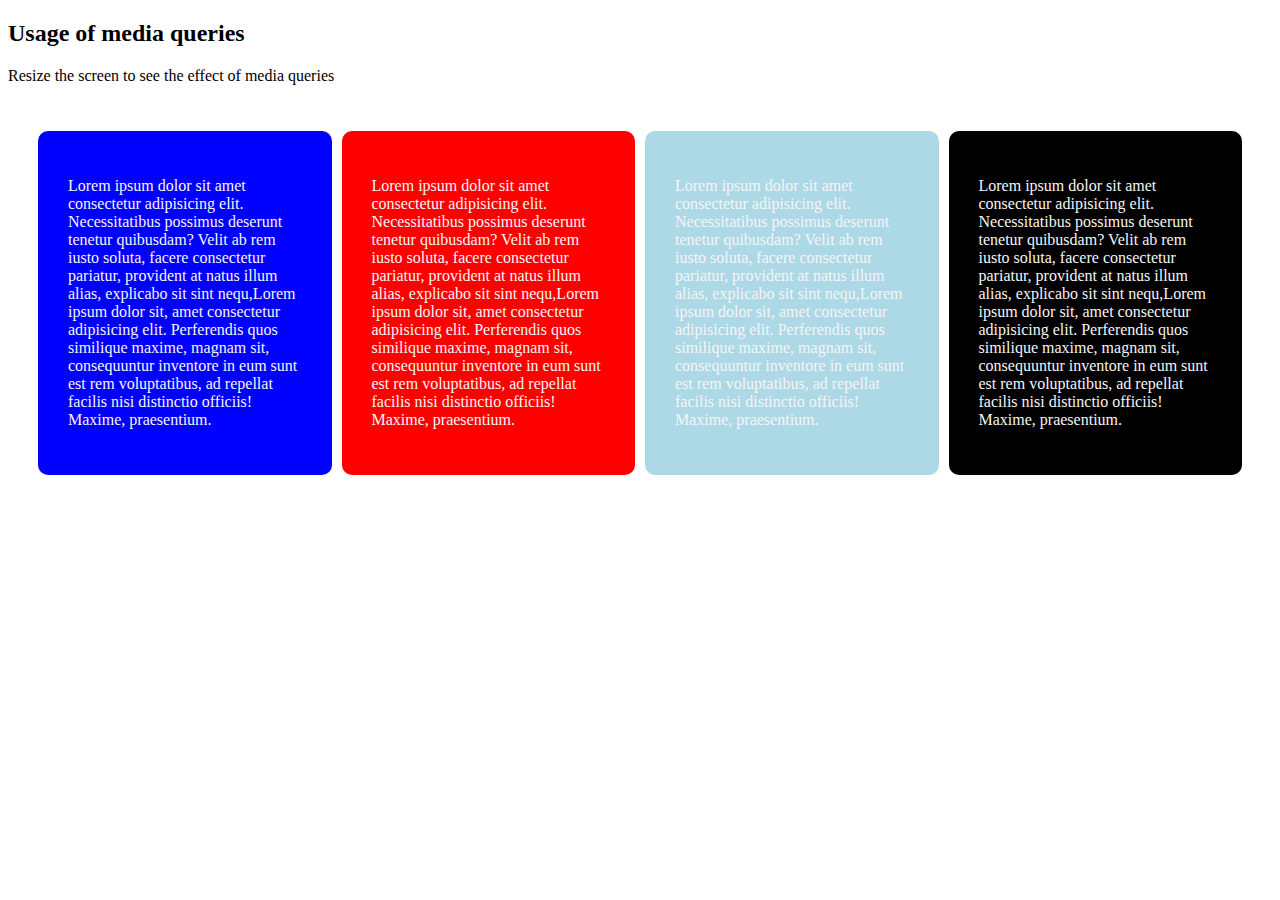
<file: sabi_program/index.html>
<!DOCTYPE html>
<html lang="en">
  <head>
    <meta charset="UTF-8" />
    <meta name="viewport" content="width=device-width, initial-scale=1.0" />
    <title>Sabi-Programmer</title>
    <link rel="stylesheet" href="index.css" />
  </head>
  <body>
    <div>
      <div>
        <h2>Usage of media queries</h2>
        <p>Resize the screen to see the effect of media queries</p>
      </div>
      <!-- card section -->
      <div class="general-card">
        <!-- first -->
        <div class="first-card">
          <p>
            Lorem ipsum dolor sit amet consectetur adipisicing elit.
            Necessitatibus possimus deserunt tenetur quibusdam? Velit ab rem
            iusto soluta, facere consectetur pariatur, provident at natus illum
            alias, explicabo sit sint nequ,Lorem ipsum dolor sit, amet
            consectetur adipisicing elit. Perferendis quos similique maxime,
            magnam sit, consequuntur inventore in eum sunt est rem voluptatibus,
            ad repellat facilis nisi distinctio officiis! Maxime, praesentium.
          </p>
        </div>
        <!-- second -->
        <div class="second-card">
          <p>
            Lorem ipsum dolor sit amet consectetur adipisicing elit.
            Necessitatibus possimus deserunt tenetur quibusdam? Velit ab rem
            iusto soluta, facere consectetur pariatur, provident at natus illum
            alias, explicabo sit sint nequ,Lorem ipsum dolor sit, amet
            consectetur adipisicing elit. Perferendis quos similique maxime,
            magnam sit, consequuntur inventore in eum sunt est rem voluptatibus,
            ad repellat facilis nisi distinctio officiis! Maxime, praesentium.
          </p>
        </div>
        <!-- third -->
        <div class="third-card">
          <p>
            Lorem ipsum dolor sit amet consectetur adipisicing elit.
            Necessitatibus possimus deserunt tenetur quibusdam? Velit ab rem
            iusto soluta, facere consectetur pariatur, provident at natus illum
            alias, explicabo sit sint nequ,Lorem ipsum dolor sit, amet
            consectetur adipisicing elit. Perferendis quos similique maxime,
            magnam sit, consequuntur inventore in eum sunt est rem voluptatibus,
            ad repellat facilis nisi distinctio officiis! Maxime, praesentium.
          </p>
        </div>
        <!-- fourth -->
        <div class="fourth-card">
          <p>
            Lorem ipsum dolor sit amet consectetur adipisicing elit.
            Necessitatibus possimus deserunt tenetur quibusdam? Velit ab rem
            iusto soluta, facere consectetur pariatur, provident at natus illum
            alias, explicabo sit sint nequ,Lorem ipsum dolor sit, amet
            consectetur adipisicing elit. Perferendis quos similique maxime,
            magnam sit, consequuntur inventore in eum sunt est rem voluptatibus,
            ad repellat facilis nisi distinctio officiis! Maxime, praesentium.
          </p>
        </div>
      </div>
    </div>
  </body>
</html>
</file>
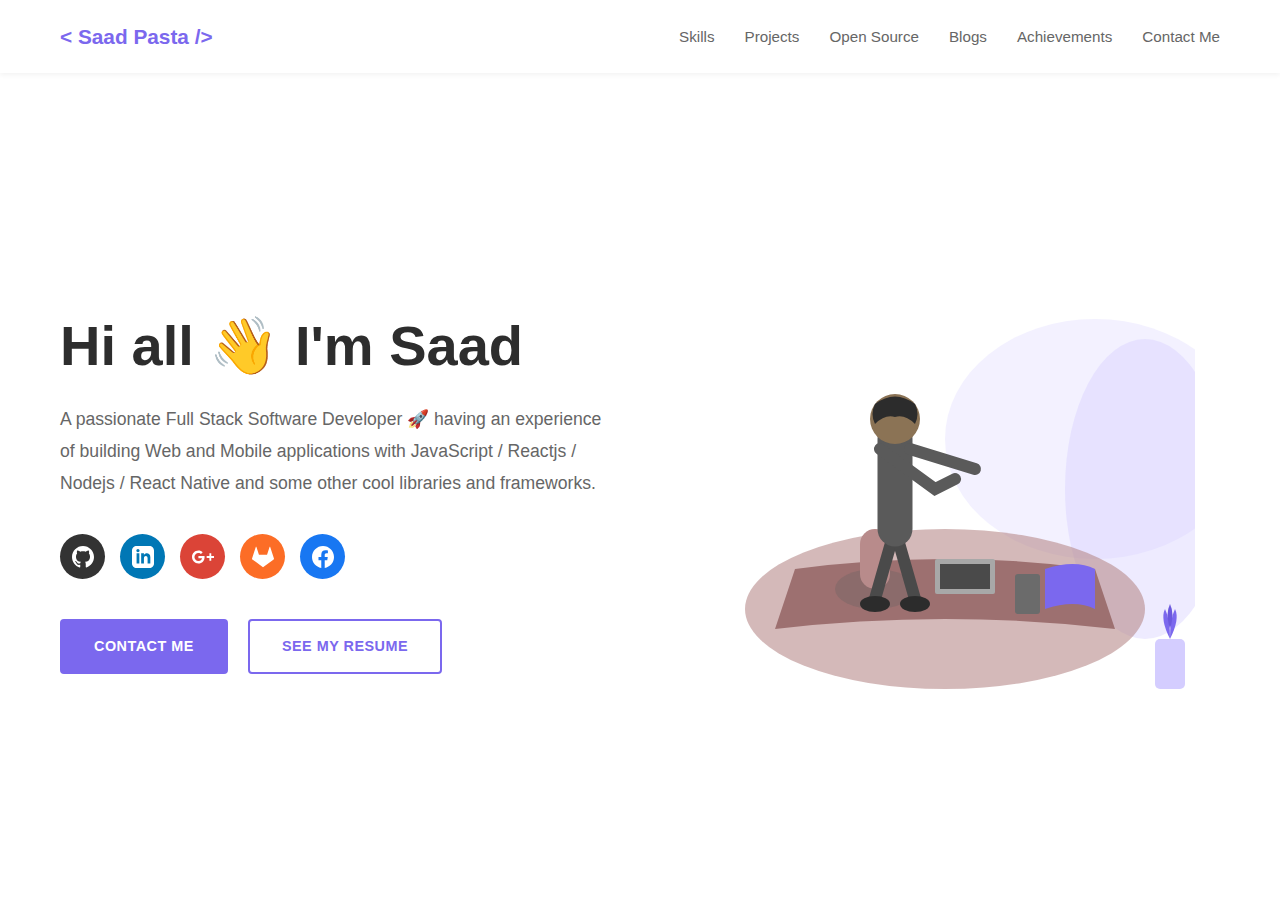
<file: sabi_task/index.html>
<!DOCTYPE html>
<html lang="en">
  <head>
    <meta charset="UTF-8" />
    <meta name="viewport" content="width=device-width, initial-scale=1.0" />
    <title>Saad Pasta - Full Stack Developer</title>
    <link rel="stylesheet" href="index.css" />
  </head>
  <body>
    <nav class="navbar">
      <div class="container">
        <div class="logo">
          <a href="#">&lt; Saad Pasta /&gt;</a>
        </div>
        <ul class="nav-links">
          <li><a href="#skills">Skills</a></li>
          <li><a href="#projects">Projects</a></li>
          <li><a href="#opensource">Open Source</a></li>
          <li><a href="#blogs">Blogs</a></li>
          <li><a href="#achievements">Achievements</a></li>
          <li><a href="#contact">Contact Me</a></li>
        </ul>
      </div>
    </nav>

    <section class="hero">
      <div class="container">
        <div class="hero-content">
          <div class="hero-text">
            <h1>Hi all 👋 I'm Saad</h1>
            <p class="intro-text">
              A passionate Full Stack Software Developer 🚀 having an experience
              of building Web and Mobile applications with JavaScript / Reactjs
              / Nodejs / React Native and some other cool libraries and
              frameworks.
            </p>

            <div class="social-links">
              <a href="#" class="social-icon github" aria-label="GitHub">
                <svg viewBox="0 0 24 24" width="24" height="24">
                  <path
                    fill="currentColor"
                    d="M12 0c-6.626 0-12 5.373-12 12 0 5.302 3.438 9.8 8.207 11.387.599.111.793-.261.793-.577v-2.234c-3.338.726-4.033-1.416-4.033-1.416-.546-1.387-1.333-1.756-1.333-1.756-1.089-.745.083-.729.083-.729 1.205.084 1.839 1.237 1.839 1.237 1.07 1.834 2.807 1.304 3.492.997.107-.775.418-1.305.762-1.604-2.665-.305-5.467-1.334-5.467-5.931 0-1.311.469-2.381 1.236-3.221-.124-.303-.535-1.524.117-3.176 0 0 1.008-.322 3.301 1.23.957-.266 1.983-.399 3.003-.404 1.02.005 2.047.138 3.006.404 2.291-1.552 3.297-1.23 3.297-1.23.653 1.653.242 2.874.118 3.176.77.84 1.235 1.911 1.235 3.221 0 4.609-2.807 5.624-5.479 5.921.43.372.823 1.102.823 2.222v3.293c0 .319.192.694.801.576 4.765-1.589 8.199-6.086 8.199-11.386 0-6.627-5.373-12-12-12z"
                  />
                </svg>
              </a>
              <a href="#" class="social-icon linkedin" aria-label="LinkedIn">
                <svg viewBox="0 0 24 24" width="24" height="24">
                  <path
                    fill="currentColor"
                    d="M19 0h-14c-2.761 0-5 2.239-5 5v14c0 2.761 2.239 5 5 5h14c2.762 0 5-2.239 5-5v-14c0-2.761-2.238-5-5-5zm-11 19h-3v-11h3v11zm-1.5-12.268c-.966 0-1.75-.79-1.75-1.764s.784-1.764 1.75-1.764 1.75.79 1.75 1.764-.783 1.764-1.75 1.764zm13.5 12.268h-3v-5.604c0-3.368-4-3.113-4 0v5.604h-3v-11h3v1.765c1.396-2.586 7-2.777 7 2.476v6.759z"
                  />
                </svg>
              </a>
              <a href="#" class="social-icon google" aria-label="Google">
                <svg viewBox="0 0 24 24" width="24" height="24">
                  <path
                    fill="currentColor"
                    d="M7 11v2.4h3.97c-.16 1.029-1.2 3.02-3.97 3.02-2.39 0-4.34-1.979-4.34-4.42 0-2.44 1.95-4.42 4.34-4.42 1.36 0 2.27.58 2.79 1.08l1.9-1.83c-1.22-1.14-2.8-1.83-4.69-1.83-3.87 0-7 3.13-7 7s3.13 7 7 7c4.04 0 6.721-2.84 6.721-6.84 0-.46-.051-.81-.111-1.16h-6.61zm0 0 17 2h-3v3h-2v-3h-3v-2h3v-3h2v3h3v2z"
                  />
                </svg>
              </a>
              <a href="#" class="social-icon gitlab" aria-label="GitLab">
                <svg viewBox="0 0 24 24" width="24" height="24">
                  <path
                    fill="currentColor"
                    d="M23.955 13.587l-1.342-4.135-2.664-8.189c-.135-.423-.73-.423-.867 0L16.418 9.45H7.582L4.919 1.263C4.783.84 4.185.84 4.05 1.26L1.386 9.449.044 13.587c-.121.375.014.789.331 1.023L12 23.054l11.625-8.443c.318-.235.453-.648.33-1.024"
                  />
                </svg>
              </a>
              <a href="#" class="social-icon facebook" aria-label="Facebook">
                <svg viewBox="0 0 24 24" width="24" height="24">
                  <path
                    fill="currentColor"
                    d="M24 12.073c0-6.627-5.373-12-12-12s-12 5.373-12 12c0 5.99 4.388 10.954 10.125 11.854v-8.385H7.078v-3.47h3.047V9.43c0-3.007 1.792-4.669 4.533-4.669 1.312 0 2.686.235 2.686.235v2.953H15.83c-1.491 0-1.956.925-1.956 1.874v2.25h3.328l-.532 3.47h-2.796v8.385C19.612 23.027 24 18.062 24 12.073z"
                  />
                </svg>
              </a>
            </div>

            <div class="cta-buttons">
              <a href="#contact" class="btn btn-primary">CONTACT ME</a>
              <a href="#resume" class="btn btn-secondary">SEE MY RESUME</a>
            </div>
          </div>

          <div class="hero-image">
            <div class="illustration">
              <svg viewBox="0 0 500 400" xmlns="http://www.w3.org/2000/svg">
                <ellipse
                  cx="400"
                  cy="150"
                  rx="150"
                  ry="120"
                  fill="#E8E3FF"
                  opacity="0.5"
                />
                <ellipse
                  cx="450"
                  cy="200"
                  rx="80"
                  ry="150"
                  fill="#D4CDFF"
                  opacity="0.4"
                />

                <ellipse
                  cx="250"
                  cy="320"
                  rx="200"
                  ry="80"
                  fill="#B88B8B"
                  opacity="0.6"
                />
                <path
                  d="M 100 280 Q 250 260 400 280 L 420 340 Q 250 320 80 340 Z"
                  fill="#9D7070"
                />

                <ellipse cx="180" cy="300" rx="40" ry="20" fill="#8B6B6B" />
                <rect
                  x="165"
                  y="240"
                  width="30"
                  height="60"
                  rx="15"
                  fill="#B88B8B"
                />

                <path
                  d="M 200 240 L 180 310"
                  stroke="#4A4A4A"
                  stroke-width="12"
                  stroke-linecap="round"
                />
                <path
                  d="M 200 240 L 220 310"
                  stroke="#4A4A4A"
                  stroke-width="12"
                  stroke-linecap="round"
                />
                <ellipse cx="180" cy="315" rx="15" ry="8" fill="#2C2C2C" />
                <ellipse cx="220" cy="315" rx="15" ry="8" fill="#2C2C2C" />

                <path
                  d="M 200 150 L 200 240"
                  stroke="#5A5A5A"
                  stroke-width="35"
                  stroke-linecap="round"
                />

                <path
                  d="M 185 160 L 240 200 L 260 190"
                  stroke="#5A5A5A"
                  stroke-width="12"
                  stroke-linecap="round"
                  fill="none"
                />
                <path
                  d="M 215 160 L 280 180"
                  stroke="#5A5A5A"
                  stroke-width="12"
                  stroke-linecap="round"
                />

                <rect
                  x="240"
                  y="270"
                  width="60"
                  height="35"
                  rx="2"
                  fill="#A8A8A8"
                />
                <rect x="245" y="275" width="50" height="25" fill="#4A4A4A" />

                <rect
                  x="320"
                  y="285"
                  width="25"
                  height="40"
                  rx="3"
                  fill="#6B6B6B"
                />

                <circle cx="200" cy="130" r="25" fill="#8B7355" />
                <path
                  d="M 180 115 Q 200 100 220 115 Q 225 125 220 135 Q 210 125 200 128 Q 190 125 180 135 Q 175 125 180 115"
                  fill="#2C2C2C"
                />

                <rect
                  x="460"
                  y="350"
                  width="30"
                  height="50"
                  rx="5"
                  fill="#D4CDFF"
                />
                <path
                  d="M 475 350 Q 465 330 470 320 Q 475 330 475 350"
                  fill="#7B68EE"
                />
                <path
                  d="M 475 350 Q 485 330 480 320 Q 475 330 475 350"
                  fill="#7B68EE"
                />
                <path
                  d="M 475 340 Q 470 325 475 315 Q 480 325 475 340"
                  fill="#6B58DE"
                />

                <path
                  d="M 350 280 Q 380 270 400 280 L 400 320 Q 380 310 350 320 Z"
                  fill="#7B68EE"
                />
              </svg>
            </div>
          </div>
        </div>
      </div>
    </section>
  </body>
</html>
</file>
<file: sabi_program/index.css>
.general-card {
  display: flex;
  flex: 1 1 0;
  padding: 30px;
  min-width: 220px;
  box-sizing: border-box;
  gap: 10px;
}

.first-card {
  background-color: blue;
  padding: 30px;
  color: whitesmoke;
  border-radius: 10px;
}

.second-card {
  background-color: red;
  padding: 30px;
  color: whitesmoke;
  border-radius: 10px;
}

.third-card {
  background-color: lightblue;
  padding: 30px;
  color: whitesmoke;
  border-radius: 10px;
}
.fourth-card {
  background-color: black;
  padding: 30px;
  color: whitesmoke;
  border-radius: 10px;
}
/* @media (max-width: 550px) {
  .general-card {
    flex-direction: column;
  }
} */
@media (max-width: 768px) {
  .general-card {
    flex-direction: column;
  }
}
/* @media (max-width: 920px) {
  .general-card {
    flex-direction: column;
  }
} */
</file>
<file: sabi_task/index.css>
/* Reset and Base Styles */
* {
  margin: 0;
  padding: 0;
  box-sizing: border-box;
}

body {
  font-family: "Segoe UI",  sans-serif;
  line-height: 1.6;
  color: #333;
  background-color: #fff;
}

.container {
  max-width: 1200px;
  margin: 0 auto;
  padding: 0 20px;
}

.navbar {
  padding: 20px 0;
  background: #fff;
  position: sticky;
  top: 0;
  z-index: 100;
  box-shadow: 0 2px 5px rgba(0, 0, 0, 0.05);
}

.navbar .container {
  display: flex;
  justify-content: space-between;
  align-items: center;
}

.logo a {
  font-size: 1.3rem;
  font-weight: 600;
  color: #7b68ee;
  text-decoration: none;
  transition: color 0.3s ease;
}

.logo a:hover {
  color: #6352d4;
}

.nav-links {
  display: flex;
  list-style: none;
  gap: 30px;
}

.nav-links a {
  color: #666;
  text-decoration: none;
  font-size: 0.95rem;
  font-weight: 500;
  transition: color 0.3s ease;
}

.nav-links a:hover {
  color: #7b68ee;
}

.hero {
  padding: 80px 0 60px;
  min-height: calc(100vh - 80px);
  display: flex;
  align-items: center;
}

.hero-content {
  display: flex;
  align-items: center;
  gap: 60px;
  flex-wrap: wrap;
}

.hero-text {
  flex: 1;
  min-width: 300px;
}

.hero-text h1 {
  font-size: 3.5rem;
  color: #2d2d2d;
  margin-bottom: 25px;
  font-weight: 700;
  line-height: 1.2;
}

.intro-text {
  font-size: 1.1rem;
  color: #666;
  margin-bottom: 35px;
  line-height: 1.8;
}

.social-links {
  display: flex;
  gap: 15px;
  margin-bottom: 40px;
}

.social-icon {
  width: 45px;
  height: 45px;
  border-radius: 50%;
  display: flex;
  align-items: center;
  justify-content: center;
  transition: all 0.3s ease;
  text-decoration: none;
}

.social-icon:hover {
  transform: translateY(-3px);
}

.social-icon.github {
  background-color: #333;
  color: #fff;
}

.social-icon.linkedin {
  background-color: #0077b5;
  color: #fff;
}

.social-icon.google {
  background-color: #db4437;
  color: #fff;
}

.social-icon.gitlab {
  background-color: #fc6d26;
  color: #fff;
}

.social-icon.facebook {
  background-color: #1877f2;
  color: #fff;
}

.social-icon svg {
  width: 22px;
  height: 22px;
}

.cta-buttons {
  display: flex;
  gap: 20px;
  flex-wrap: wrap;
}

.btn {
  padding: 14px 32px;
  border-radius: 4px;
  text-decoration: none;
  font-weight: 600;
  font-size: 0.9rem;
  letter-spacing: 0.5px;
  transition: all 0.3s ease;
  display: inline-block;
  border: 2px solid transparent;
}

.btn-primary {
  background-color: #7b68ee;
  color: #fff;
  border-color: #7b68ee;
}

.btn-primary:hover {
  background-color: #6352d4;
  border-color: #6352d4;
  transform: translateY(-2px);
  box-shadow: 0 5px 15px rgba(123, 104, 238, 0.3);
}

.btn-secondary {
  background-color: transparent;
  color: #7b68ee;
  border-color: #7b68ee;
}

.btn-secondary:hover {
  background-color: #7b68ee;
  color: #fff;
  transform: translateY(-2px);
}

.hero-image {
  flex: 1;
  min-width: 300px;
  display: flex;
  justify-content: center;
  align-items: center;
}

.illustration {
  width: 100%;
  max-width: 500px;
  height: auto;
}

.illustration svg {
  width: 100%;
  height: auto;
}

@media (max-width: 768px) {
  .nav-links {
    gap: 15px;
    font-size: 0.85rem;
  }

  .hero-text h1 {
    font-size: 2.5rem;
  }

  .intro-text {
    font-size: 1rem;
  }

  .hero-content {
    flex-direction: column;
    gap: 40px;
  }

  .cta-buttons {
    flex-direction: column;
  }

  .btn {
    text-align: center;
    width: 100%;
  }
}

@media (max-width: 480px) {
  .navbar .container {
    flex-direction: column;
    gap: 15px;
  }

  .nav-links {
    flex-wrap: wrap;
    justify-content: center;
    gap: 10px;
  }

  .hero-text h1 {
    font-size: 2rem;
  }

  .social-links {
    justify-content: center;
  }
}
</file>
